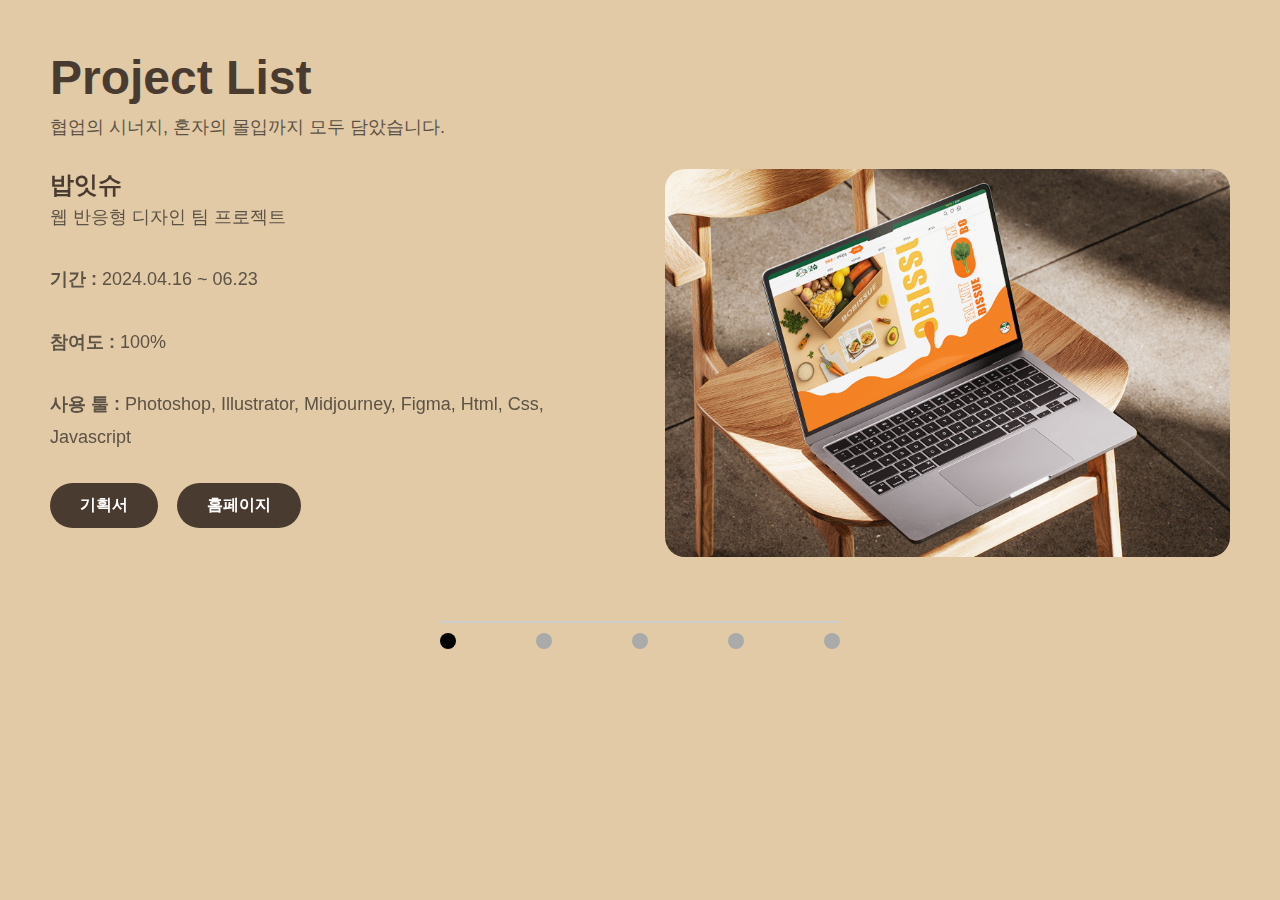
<file: test.html>
<!DOCTYPE html>
<html lang="ko">
<head>
  <meta charset="UTF-8">
  <meta name="viewport" content="width=device-width, initial-scale=1.0">
  <title>Project List</title>
  <link rel="stylesheet" href="https://cdn.jsdelivr.net/npm/swiper@10/swiper-bundle.min.css">
  <style>
    * { margin: 0; padding: 0; box-sizing: border-box; }
    body { font-family: 'Pretendard', sans-serif; background: #e2caa6; color: #4a3b31; }
    .project { padding: 50px; position: relative; }
    h3 { font-size: 48px; margin-bottom: 10px; }
    p { font-size: 18px; margin-bottom: 30px; color: #5c5246; }
    .project-container { display: flex; justify-content: space-between; align-items: flex-start; gap: 50px; }
    .text-area { flex: 1; }
    .text-area p { line-height: 1.8; }
    .image-area { flex: 1; text-align: center; }
    .buttons a {
      display: inline-block;
      padding: 12px 30px;
      margin-right: 15px;
      border-radius: 30px;
      background: #4a3b31;
      color: white;
      text-decoration: none;
      font-weight: bold;
    }
    .swiper-nav {
      display: flex;
      flex-direction: column;
      align-items: center;
      margin-top: 60px;
    }

    .bar {
      width: 400px;
      height: 2px;
      background: #ccc;
      position: relative;
      margin-bottom: 10px;
      overflow: hidden;
    }

    .bar-fill {
      position: absolute;
      top: 0;
      left: 0;
      height: 2px;
      background: black;
      width: 0%;
      transition: width 0.4s ease;
    }

    .dots {
      display: flex;
      justify-content: space-between;
      width: 400px;
    }

    .dot {
      width: 16px;
      height: 16px;
      border-radius: 50%;
      background: #aaa;
    }

    .dot.active {
      background: black;
    }
  </style>
</head>
<body>
  <article class="project">
    <h3>Project List</h3>
    <p>협업의 시너지, 혼자의 몰입까지 모두 담았습니다.</p>
    <div class="swiper con3Swiper">
      <div class="swiper-wrapper">
        <!-- Slide 1 -->
        <div class="swiper-slide">
          <div class="project-container">
            <div class="text-area">
              <h2>밥잇슈</h2>
              <p>웹 반응형 디자인 팀 프로젝트</p>
              <p><strong>기간 :</strong> 2024.04.16 ~ 06.23</p>
              <p><strong>참여도 :</strong> 100%</p>
              <p><strong>사용 툴 :</strong> Photoshop, Illustrator, Midjourney, Figma, Html, Css, Javascript</p>
              <div class="buttons">
                <a href="#" target="_blank">기획서</a>
                <a href="#" target="_blank">홈페이지</a>
              </div>
            </div>
            <div class="image-area">
              <img src="../asset/project01.png"" alt="프로젝트 미리보기" style="max-width: 100%; height: auto; border-radius: 20px;">
            </div>
          </div>
        </div>

        <!-- 나머지 슬라이드 템플릿 -->
        <div class="swiper-slide">
          <div class="project-container">
            <div class="text-area">
              <h2>밥잇슈02</h2>
              <p>웹 반응형 디자인 팀 프로젝트</p>
              <p><strong>기간 :</strong> 2024.04.16 ~ 06.23</p>
              <p><strong>참여도 :</strong> 100%</p>
              <p><strong>사용 툴 :</strong> Photoshop, Illustrator, Midjourney, Figma, Html, Css, Javascript</p>
              <div class="buttons">
                <a href="#" target="_blank">기획서</a>
                <a href="#" target="_blank">홈페이지</a>
              </div>
            </div>
            <div class="image-area">
              <img src="../asset/project01.png"" alt="프로젝트 미리보기" style="max-width: 100%; height: auto; border-radius: 20px;">
            </div>
          </div>
        </div>
        <div class="swiper-slide">
          <div class="project-container">
            <div class="text-area">
              <h2>밥잇슈03</h2>
              <p>웹 반응형 디자인 팀 프로젝트</p>
              <p><strong>기간 :</strong> 2024.04.16 ~ 06.23</p>
              <p><strong>참여도 :</strong> 100%</p>
              <p><strong>사용 툴 :</strong> Photoshop, Illustrator, Midjourney, Figma, Html, Css, Javascript</p>
              <div class="buttons">
                <a href="#" target="_blank">기획서</a>
                <a href="#" target="_blank">홈페이지</a>
              </div>
            </div>
            <div class="image-area">
              <img src="../asset/project01.png"" alt="프로젝트 미리보기" style="max-width: 100%; height: auto; border-radius: 20px;">
            </div>
          </div>
        </div>
        <div class="swiper-slide">
          <div class="project-container">
            <div class="text-area">
              <h2>밥잇슈04</h2>
              <p>웹 반응형 디자인 팀 프로젝트</p>
              <p><strong>기간 :</strong> 2024.04.16 ~ 06.23</p>
              <p><strong>참여도 :</strong> 100%</p>
              <p><strong>사용 툴 :</strong> Photoshop, Illustrator, Midjourney, Figma, Html, Css, Javascript</p>
              <div class="buttons">
                <a href="#" target="_blank">기획서</a>
                <a href="#" target="_blank">홈페이지</a>
              </div>
            </div>
            <div class="image-area">
              <img src="../asset/project01.png"" alt="프로젝트 미리보기" style="max-width: 100%; height: auto; border-radius: 20px;">
            </div>
          </div>
        </div>
        <div class="swiper-slide">
          <div class="project-container">
            <div class="text-area">
              <h2>밥잇슈05</h2>
              <p>웹 반응형 디자인 팀 프로젝트</p>
              <p><strong>기간 :</strong> 2024.04.16 ~ 06.23</p>
              <p><strong>참여도 :</strong> 100%</p>
              <p><strong>사용 툴 :</strong> Photoshop, Illustrator, Midjourney, Figma, Html, Css, Javascript</p>
              <div class="buttons">
                <a href="#" target="_blank">기획서</a>
                <a href="#" target="_blank">홈페이지</a>
              </div>
            </div>
            <div class="image-area">
              <img src="../asset/project01.png"" alt="프로젝트 미리보기" style="max-width: 100%; height: auto; border-radius: 20px;">
            </div>
          </div>
        </div>
      </div>
    </div>

    <div class="swiper-nav">
      <div class="bar"><div class="bar-fill"></div></div>
      <div class="dots">
        <div class="dot active"></div>
        <div class="dot"></div>
        <div class="dot"></div>
        <div class="dot"></div>
        <div class="dot"></div>
      </div>
    </div>
  </article>

  <script src="https://cdn.jsdelivr.net/npm/swiper@10/swiper-bundle.min.js"></script>
<script>
  const swiper = new Swiper('.con3Swiper', {
    loop: true,
    autoplay: {
      delay: 3000,
      disableOnInteraction: false,
    },
    on: {
      slideChange: function () {
        const dots = document.querySelectorAll('.dot');
        const barFill = document.querySelector('.bar-fill');
        const index = swiper.realIndex;

        // dot 색상 활성화
        dots.forEach((dot, i) => {
          dot.classList.toggle('active', i === index);
        });

        // 막대는 점점 길어지는 방식으로 width 조절
        const progress = ((index + 1) / dots.length) * 100;
        barFill.style.width = `${progress}%`;
      }
    }
  });

    // 5번 → 1번 슬라이드 전환 시 오른쪽 방향으로 이동하도록 autoplay 커스터마이징
    let lastRealIndex = 0;
    swiper.on('slideChangeTransitionEnd', () => {
      const currentIndex = swiper.realIndex;

      if (lastRealIndex === 4 && currentIndex === 0) {
        swiper.slideToLoop(0, 500, true); // 오른쪽 방향으로 자연스럽게
      }

      lastRealIndex = currentIndex;
    });
  </script>
</body>
</html>
</file>
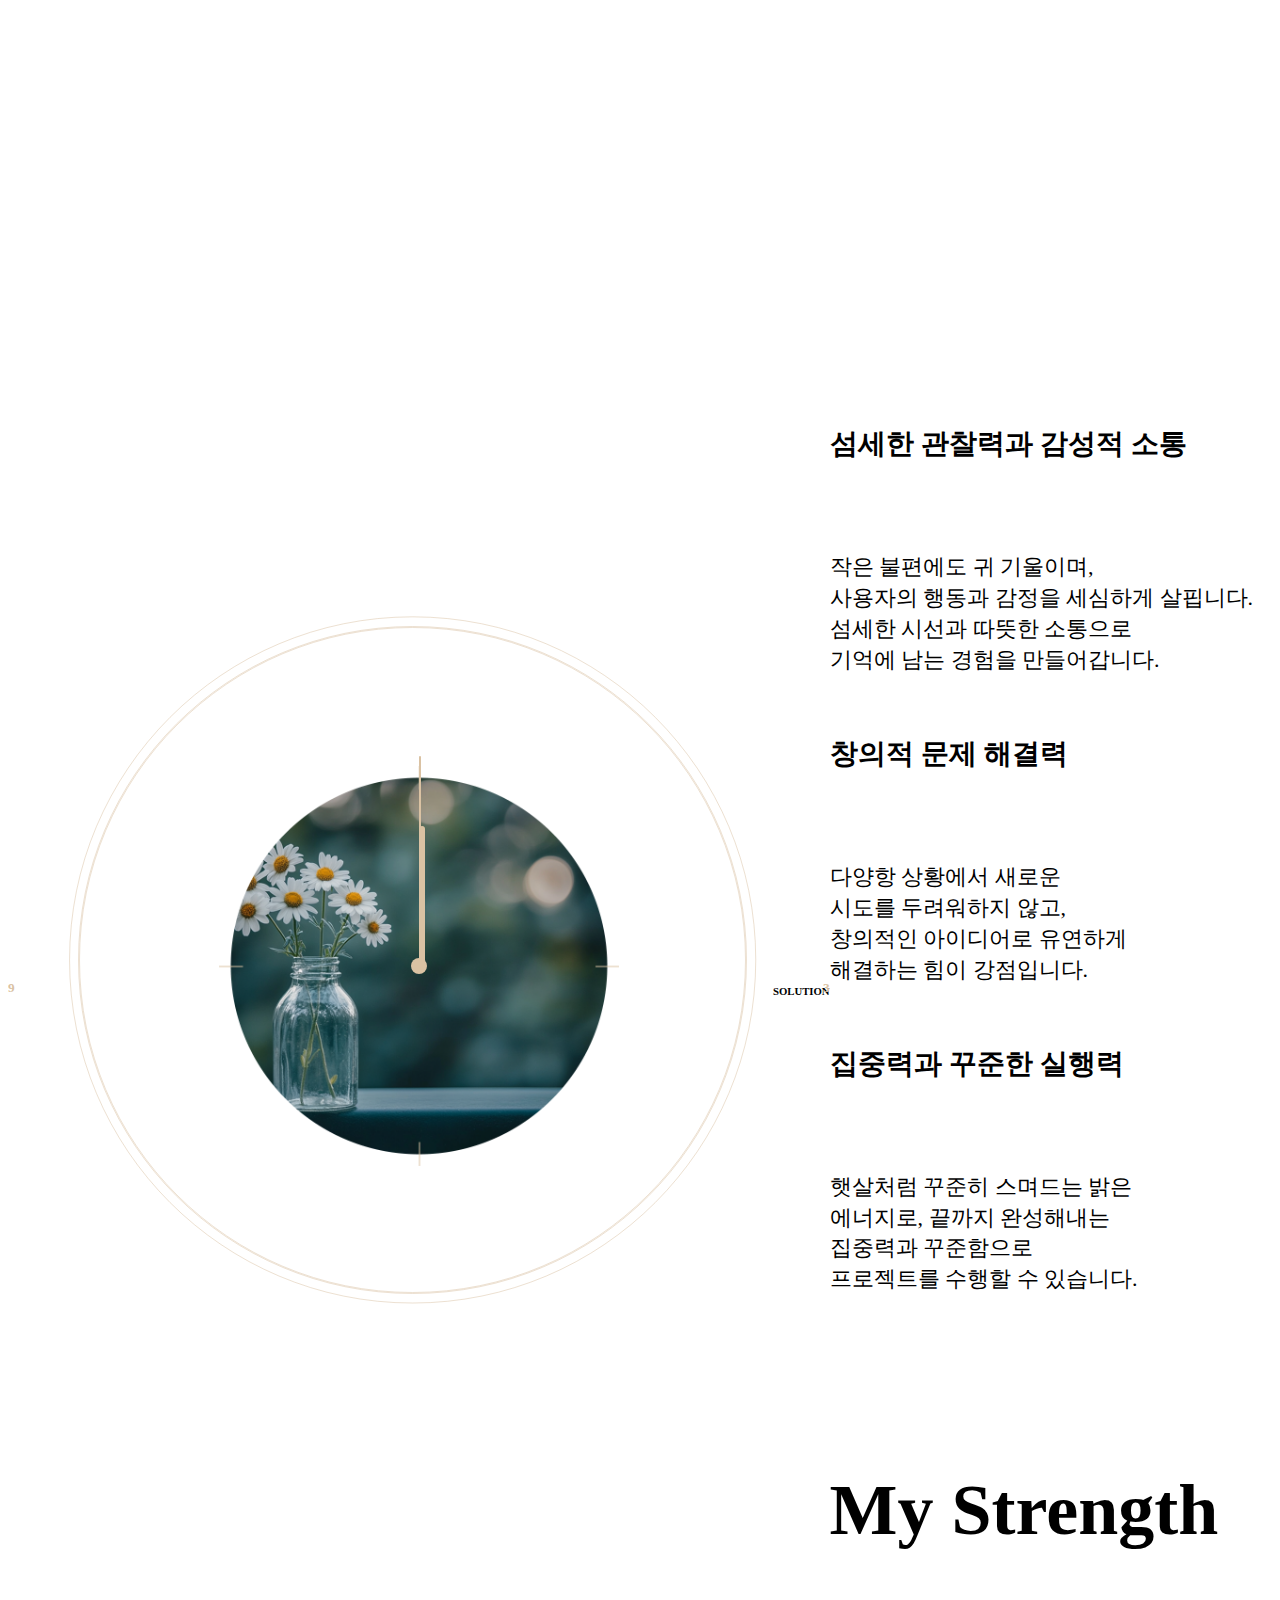
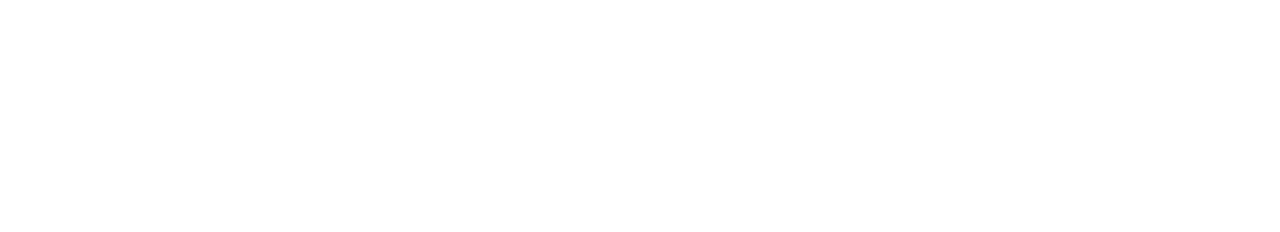
<file: test02.html>
<!DOCTYPE html>
<html lang="ko">

<head>
  <meta charset="UTF-8">
  <meta name="viewport" content="width=device-width, initial-scale=1.0">
  <title>기존에 con4 작성한것</title>

  <style>
    #con4 {
      overflow-x: hidden;
      width: 100%;
      min-height: 100vh;
      position: relative;
      padding: 200px 0;
    }

    .clock_wrapper {
      display: flex;
      align-items: center;
      margin-top: 100px;
    }

    .clock_left {
      width: 65%;
      height: 100%;
      position: relative;
    }

    .clock_left .text_area h6 {
      position: absolute;
    }

    .clock_left .text_area h6:nth-child(1) {
      top: 0;
      left: 50%;
      transform: translateX(-50%);
    }

    .clock_left .text_area h6:nth-child(2) {
      top: 50%;
      right: 0;
      transform: translateY(-50%);
    }

    .clock_left .text_area h6:nth-child(3) {
      bottom: 0;
      left: 50%;
      transform: translateX(-50%);
    }

    .time_text h5:nth-child(1) {
      top: 0;
      left: 50%;
      transform: translateX(-50%);
    }

    .time_text h5:nth-child(2) {
      top: 50%;
      right: 0;
      transform: translateY(-50%);
    }

    .time_text h5:nth-child(3) {
      bottom: 0;
      left: 50%;
      transform: translateX(-50%);
    }

    .time_text h5:nth-child(4) {
      top: 50%;
      left: 0;
      transform: translateY(-50%);
    }

    .time_text {
      position: absolute;
      width: 100%;
      height: 100%;
    }

    .time_text h5 {
      position: absolute;
      color: #DAC2A3;
    }

    .clock_area {
      position: absolute;
      top: 50%;
      left: 50%;
      width: 400px;
      height: 400px;
      transform: translate(-50%, -50%);
      border-radius: 50%;
      background-image: url('/asset/clock_oneline1.png');
      background-size: cover;
      background-position: center;
      z-index: 5;
    }

    .hour,
    .minute {
      position: absolute;
      bottom: 50%;
      left: 50%;
      transform-origin: bottom center;
      background: #DAC2A3;
      border-radius: 5px;
      transition: transform 0.5s ease-in-out;
    }

    .hour {
      width: 6px;
      height: 140px;
    }

    .minute {
      width: 2px;
      height: 210px;
    }

    .dot {
      position: absolute;
      width: 16px;
      height: 16px;
      background: #DAC2A3;
      border-radius: 50%;
      top: 50%;
      left: 50%;
      transform: translate(-50%, -50%);
      z-index: 2;
    }

    .circle_bg {
      position: absolute;
      top: 50%;
      left: 50%;
      transform: translate(-50%, -50%);
      width: 700px;
      height: 700px;
      z-index: 1;
    }

    .clock_right {
      width: 35%;
    }

    .clock_slide {
      display: flex;
      flex-direction: column;
      gap: 80px;
    }

    .clock_slide h3 {
      font-size: 4.5rem;
      color: var(--sub-color-br);
      font-family: var(--font-en-montserrat);
    }

    .c_text {
      display: flex;
      flex-direction: column;
      gap: 30px;
    }

    .c_text .c_tit {
      font-size: 28px;
      font-weight: 500;
    }

    .c_text .c_txt {
      font-size: 22px;
      line-height: 1.4;
      font-weight: 200;
    }
  </style>
</head>

<body>
  <section id="con4" class="clock_section">
    <div class="clock_wrapper inner">
      <div class="clock_left">
        <div class="text_area">
          <h6>EMOTIONAL</h6>
          <h6>SOLUTION</h6>
          <h6>CONCENTRATION</h6>
        </div>
        <div class="time_text">
          <h5>12</h5>
          <h5>3</h5>
          <h5>6</h5>
          <h5>9</h5>
        </div>
        <div class="slide_area">
          <div class="swiper-container">
            <div class="swiper-wrapper">
              <div class="swiper-slide swiper-slide-duplicate"></div>
            </div>
          </div>
          <div class="clock_area">
            <div class="hour"></div>
            <div class="minute"></div>
            <div class="dot"></div>
          </div><!-- //clock_area -->
        </div><!-- //.slide_area -->
        <div class="circle_bg">
          <svg xmlns="http://www.w3.org/2000/svg" width="700" height="700" viewBox="0 0 700 700" fill="none">
            <path
              d="M676.5 344C676.5 527.634 527.411 676.5 343.5 676.5C159.588 676.5 10.5 527.634 10.5 344C10.5 160.366 159.588 11.5 343.5 11.5C527.411 11.5 676.5 160.366 676.5 344ZM343.5 677.5C527.962 677.5 677.5 528.188 677.5 344C677.5 159.812 527.962 10.5 343.5 10.5C159.038 10.5 9.5 159.812 9.5 344C9.5 528.188 159.038 677.5 343.5 677.5ZM686.754 343.924C686.754 533.415 533.141 687.027 343.65 687.027C154.16 687.027 0.546875 533.415 0.546875 343.924C0.546875 154.433 154.16 0.820312 343.65 0.820312C533.141 0.820312 686.754 154.433 686.754 343.924Z"
              stroke="#DAC2A3" stroke-opacity="0.5"></path>
          </svg>
        </div>
      </div><!-- //.clock_left -->
      <div class="clock_right">
        <div class="clock_slide swiper-container">
          <div class="pagenation"></div>
          <div class="swiper-wrapper">
            <div class="swiper-slide">
              <div class="c_text">
                <div class="c_tit">
                  <h4>섬세한 관찰력과 감성적 소통</h4>
                </div>
                <div class="c_txt">
                  <p>
                    작은 불편에도 귀 기울이며,<br>
                    사용자의 행동과 감정을 세심하게 살핍니다.<br>
                    섬세한 시선과 따뜻한 소통으로<br>
                    기억에 남는 경험을 만들어갑니다.
                  </p>
                </div>
              </div><!-- //.c_text -->
            </div>
            <div class="swiper-slide">
              <div class="c_text">
                <div class="c_tit">
                  <h4>창의적 문제 해결력</h4>
                </div>
                <div class="c_txt">
                  <p>
                    다양항 상황에서 새로운<br>
                    시도를 두려워하지 않고,<br>
                    창의적인 아이디어로 유연하게<br>
                    해결하는 힘이 강점입니다.<br>
                  </p>
                </div>
              </div><!-- //.c_text -->
            </div>
            <div class="swiper-slide">
              <div class="c_text">
                <div class="c_tit">
                  <h4>집중력과 꾸준한 실행력</h4>
                </div>
                <div class="c_txt">
                  <p>
                    햇살처럼 꾸준히 스며드는 밝은<br>
                    에너지로, 끝까지 완성해내는<br>
                    집중력과 꾸준함으로<br>
                    프로젝트를 수행할 수 있습니다.<br>
                  </p>
                </div>
              </div><!-- //.c_text -->
            </div>
          </div>
          <h3>My Strength</h3>
        </div><!-- //.clock_slide -->
      </div><!-- //.clock_right -->
    </div><!-- //.clock_wrapper -->
  </section>
</body>

</html>
</file>
